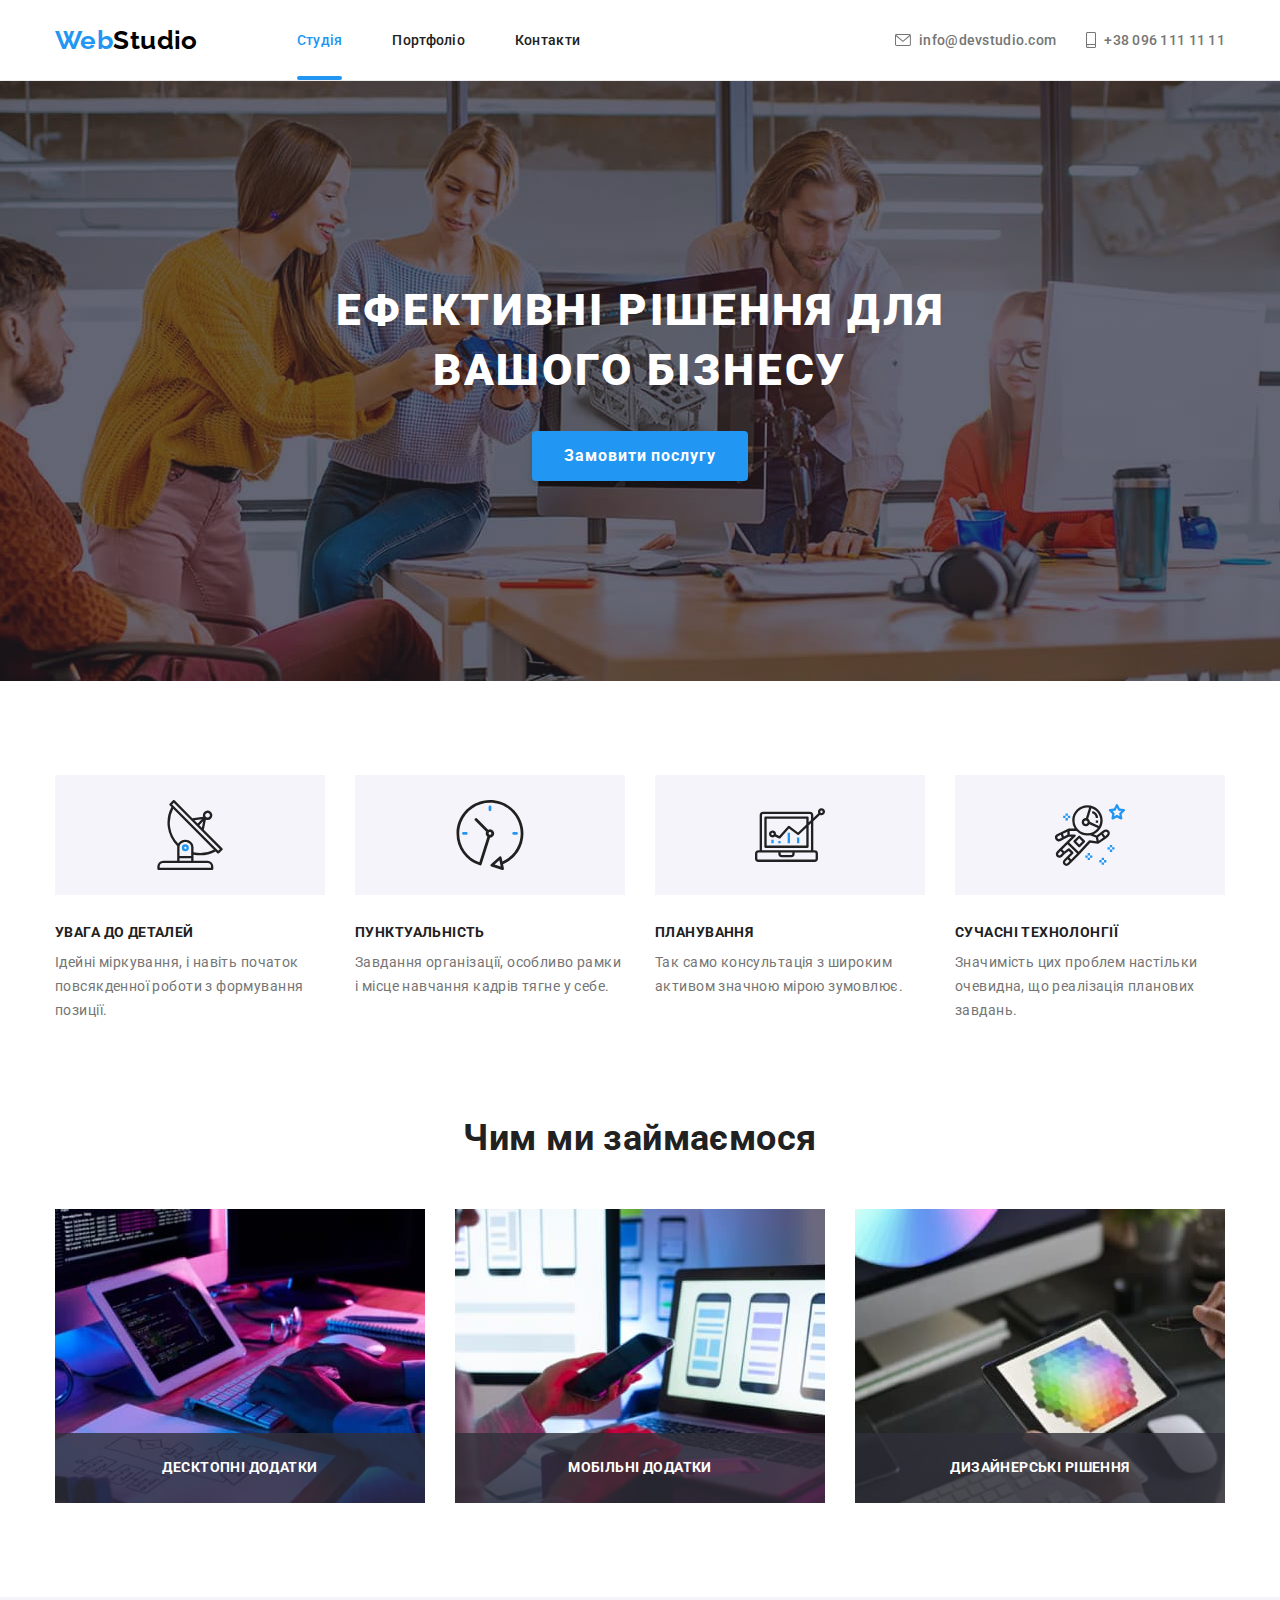
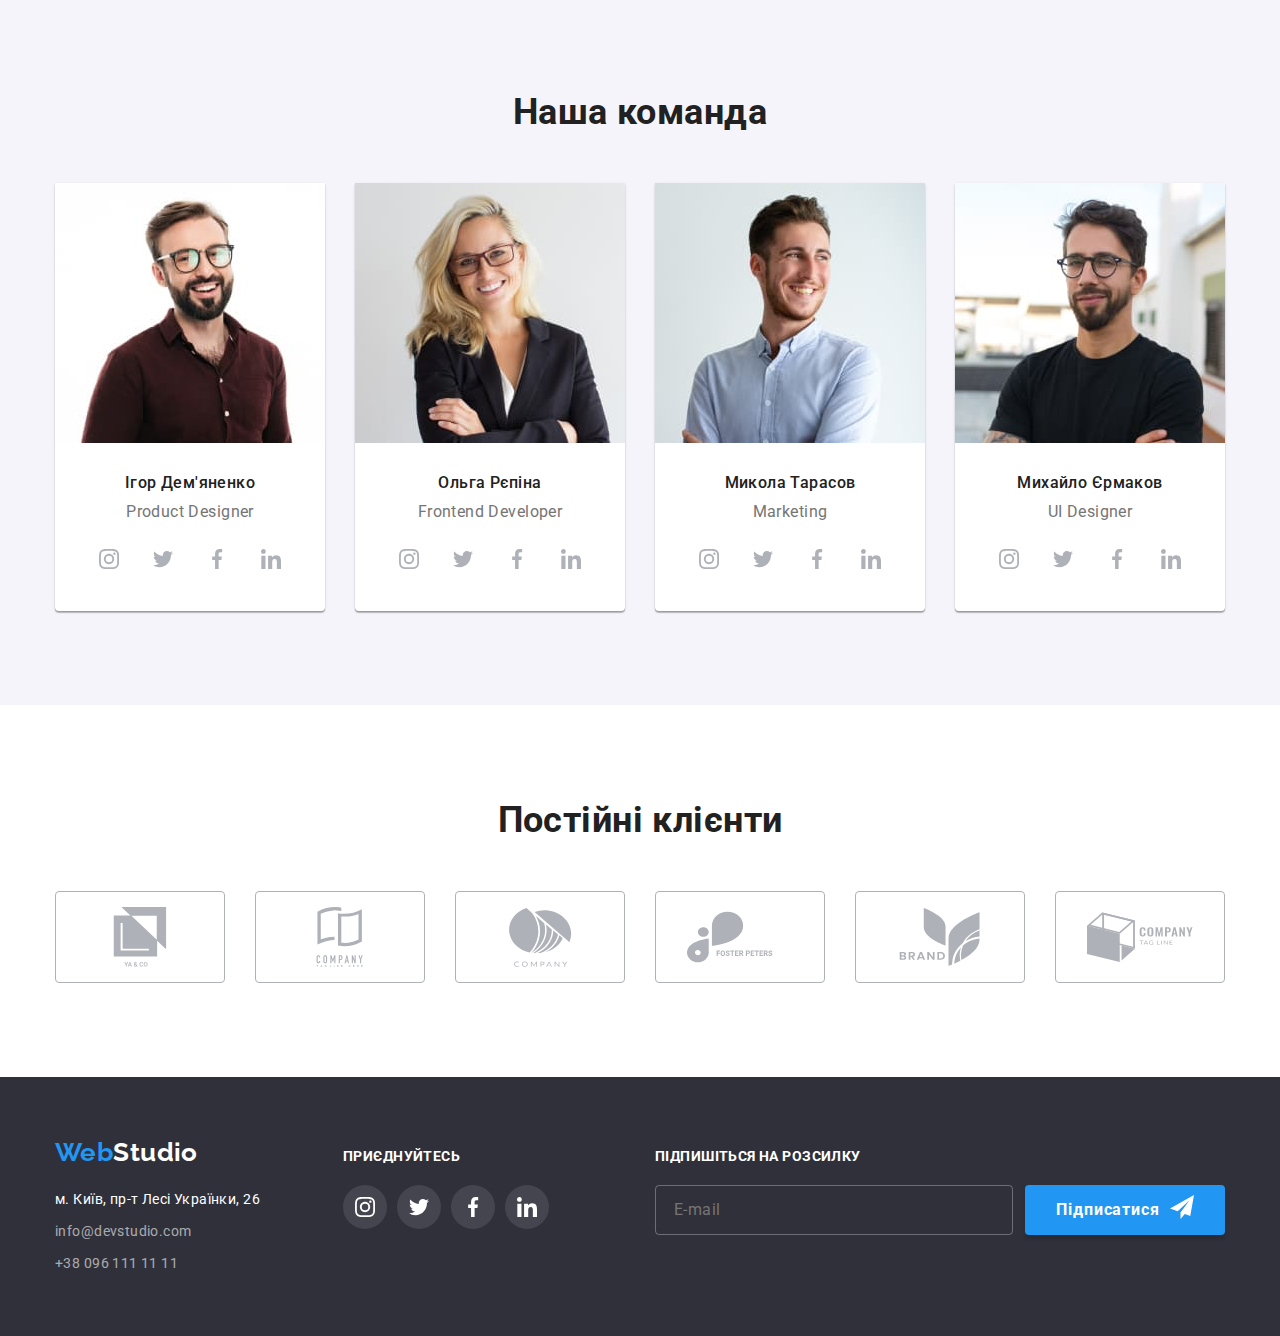
<file: index.html>
<!DOCTYPE html>
<html lang="uk">
  <head>
    <meta charset="UTF-8" />
    <meta http-equiv="X-UA-Compatible" content="IE=edge" />
    <meta name="viewport" content="width=device-width, initial-scale=1.0" />
    <title>Студія</title>
    <link rel="preconnect" href="https://fonts.googleapis.com" />
    <link rel="preconnect" href="https://fonts.gstatic.com" crossorigin />
    <link
      href="https://fonts.googleapis.com/css2?family=Raleway:wght@700&family=Roboto:wght@400;500;700;900&display=swap"
      rel="stylesheet"
    />
    <link
      rel="stylesheet"
      href="https://cdnjs.cloudflare.com/ajax/libs/modern-normalize/1.1.0/modern-normalize.min.css"
    />
    <link rel="stylesheet" href="./css/main.css" />
  </head>
  <body>
    <header class="header">
      <div class="container header__container">
        
          <a href="./index.html" class="logo link"
            ><span class="logo__part">Web</span>Studio</a
          >
          <button class="nav__button" type="button" data-menu-open>
            <svg class="nav__open-icon" >
             <use  href="./img/symbol-defs.svg#nav"></use>
                        </svg>
                       </button>
          <div class="nav-container nav-container--is-hidden" data-menu>
            <button class="close-button nav__close-button" type="button" data-menu-close>
              <svg class="close-buttonicon" width="40" height="40">
                <use class="nav-close" href="./img/symbol-defs.svg#close-nav"></use>
             </svg>
                         </button>
            <nav class="nav">
          <ul class="nav__list list">
            <li class="nav__item list">
              <a href="index.html" class="nav__link nav__link--underlined link">Студія</a>
            </li>
            <li class="nav__item list">
              <a href="./portfolio.html" class="nav__link link ">Портфоліо</a>
            </li>
            <li class="nav__item list">
              <a href="#" class="nav__link link">Контакти</a>
            </li>
          </ul>
        </nav>
        <div class="contacts">
          
          <a href="tel:+380961111111" class="tel link"
            >
                  <svg class="contact__icon" width="10" height="16">
              <use href="./img/symbol-defs.svg#smartphone"></use>
            </svg>
            +38 096 111 11 11
          </a
        >
        <a href="mailto:info@devstudio.com" class="email link"
            >
            <svg class="contact__icon" width="16" height="12">
                <use href="./img/symbol-defs.svg#envelope"></use>
              </svg>
              info@devstudio.com
           </a
          >
        </div>
        <ul class="social-header">
          <li class="social-header__item list">
            <a class="social-header__link link" href="">
              Instagram
            </a>
          </li>
          <li class="social-header__item list">
            <a class="social-header__link link" href="">
              Twitter
            </a>
          </li>
          <li class="social-header__item list">
            <a class="social-header__link link" href="">
              Facebook
            </a>
          </li>
          <li class="social-header__item list">
            <a class="social-header__link link" href="">
              LinkedIn
            </a>
          </li>
        </ul>
       
          </div>
      </div>
    </header>
    <main>
      <section class="hero">
        <h1 class="hero__title">Ефективні рішення для вашого бізнесу</h1>
        <button data-modal-open type="button" class="hero__btn">Замовити послугу</button>
     
      </section>
      <section class="section">
        <div class="container">
          <h2 class="visually-hidden">Наші переваги</h2>
          <ul class="benefits">
            <li class="benefit__item list">
              <div class="benefits__thumb">
                <svg class="benefits__icon">
                  <use href="./img/symbol-defs.svg#antenna"></use>
                </svg>
              </div>
              <h3 class="benefits__title">Увага до деталей</h3>
              <p class="benefits__text">
                Ідейні міркування, і навіть початок повсякденної роботи з
                формування позиції.
              </p>
            </li>
            <li class="benefit__item list">
              <div class="benefits__thumb">
                <svg class="benefits__icon">
                  <use href="./img/symbol-defs.svg#clock"></use>
                </svg>
              </div>
              <h3 class="benefits__title">Пунктуальність</h3>
              <p class="benefits__text">
                Завдання організації, особливо рамки і місце навчання кадрів
                тягне у себе.
              </p>
            </li>
            <li class="benefit__item list">
              <div class="benefits__thumb">
                <svg class="benefits__icon">
                  <use href="./img/symbol-defs.svg#diagram"></use>
                </svg>
              </div>
              <h3 class="benefits__title">Планування</h3>
              <p class="benefits__text">
                Так само консультація з широким активом значною мірою зумовлює.
              </p>
            </li>
            <li class="benefit__item list">
              <div class="benefits__thumb">
                <svg class="benefits__icon">
                  <use href="./img/symbol-defs.svg#astronaut"></use>
                </svg>
              </div>
              <h3 class="benefits__title">Сучасні технолонгії</h3>
              <p class="benefits__text">
                Значимість цих проблем настільки очевидна, що реалізація
                планових завдань.
              </p>
            </li>
          </ul>
        </div>
      </section>
      <section class="products section">
        <div class="container">
          <h2 class="section__title">Чим ми займаємося</h2>
          <ul class="products__list list">
            <li class="products__item list">
              <img srcset="img/box1.jpg 1x, img/box1_2x.jpg 2x"
              src="img/box1.jpg" alt="Десктопна розробка" width="370" />
              <p class="products__text">
                Десктопні додатки
              </p>
            </li>
            <li class="products__item list">
              <img srcset="img/box1.jpg 2x, img/box2_2x.jpg 2x"
              src="img/box2.jpg" alt="Мобільна розробка" width="370" />
              <p class="products__text">
                Мобільні додатки
              </p>
            </li>
            <li class="products__item list">
              <img srcset="img/box3.jpg 1x, img/box3_2x.jpg 2x"
              src="img/box3.jpg" alt="Дизайн" width="370" />
              <p class="products__text">
                Дизайнерські рішення
              </p>
            </li>
          </ul>
        </div>
      </section>

      <section class="team section">
        <div class="container">
          <h2 class="section__title">Наша команда</h2>
          <ul class="team__list list">
            <li class="card list">
              <img   srcset="
              img/img1-desk.jpg 270w,
              img/img1-tab.jpg 350w,
              img/img1-mob.jpg 450w,
              img/img1-desk_2x.jpg 540w,
              img/img1-tab_2x.jpg 700w,
              img/img1-mob_2x.jpg 900w"
              sizes="(min-width: 1200px) 270px, (min-width: 768px) 350px, 100vw"
           
              src="img/img1-desk.jpg" alt="Фото співробітника" class="team__photo" />
              <div class="card__info">
                <h3 class="card__title">Ігор Дем'яненко</h3>
                <p class="card__text">Product Designer</p>
                <ul class="social">
                  <li class="list">
                    <a class="social__item" href="">
                      <svg class="social__icon">
                        <use href="./img/symbol-defs.svg#instagram"></use>
                      </svg>
                    </a>
                  </li>
                  <li class="list">
                    <a class="social__item" href="">
                      <svg class="social__icon">
                        <use href="./img/symbol-defs.svg#twitter"></use>
                      </svg>
                    </a>
                  </li>
                  <li class="list">
                    <a class="social__item" href="">
                      <svg class="social__icon">
                        <use href="./img/symbol-defs.svg#facebook"></use>
                      </svg>
                    </a>
                  </li>
                  <li class="list">
                    <a class="social__item" href="">
                      <svg class="social__icon">
                        <use href="./img/symbol-defs.svg#linkedin"></use>
                      </svg>
                    </a>
                  </li>
                </ul>
              </div>
             
            </li>
            <li class="card list">
              <img srcset="
              img/img2-desk.jpg 270w,
              img/img2-tab.jpg 350w,
              img/img2-mob.jpg 450w,
              img/img2-desk_2x.jpg 540w,
              img/img2-tab_2x.jpg 700w,
              img/img2-mob_2x.jpg 900w"
              sizes="(min-width: 1200px) 270px, (min-width: 768px) 350px, 100vw"
              
              src="img/img2-desk.jpg" alt="Фото співробітниці" class="team__photo" />
              <div class="card__info">
                <h3 class="card__title">Ольга Рєпіна</h3>
                <p class="card__text">Frontend Developer</p>
                <ul class="social">
                  <li class="list">
                    <a class="social__item" href="">
                      <svg class="social__icon">
                        <use href="./img/symbol-defs.svg#instagram"></use>
                      </svg>
                    </a>
                  </li>
                  <li class="list">
                    <a class="social__item" href="">
                      <svg class="social__icon">
                        <use href="./img/symbol-defs.svg#twitter"></use>
                      </svg>
                    </a>
                  </li>
                  <li class="list">
                    <a class="social__item" href="">
                      <svg class="social__icon">
                        <use href="./img/symbol-defs.svg#facebook"></use>
                      </svg>
                    </a>
                  </li>
                  <li class="list">
                    <a class="social__item" href="">
                      <svg class="social__icon">
                        <use href="./img/symbol-defs.svg#linkedin"></use>
                      </svg>
                    </a>
                  </li>
                </ul>
              </div>
            
            </li>
            <li class="card list">
              <img srcset="
              img/img3-desk.jpg 270w,
              img/img3-tab.jpg 350w,
              img/img3-mob.jpg 450w,
              img/img3-desk_2x.jpg 540w,
              img/img3-tab_2x.jpg 700w,
              img/img3-mob_2x.jpg 900w"
              sizes="(min-width: 1200px) 270px, (min-width: 768px) 350px, 100vw"
              src="img/img3-desk.jpg" alt="Фото співробітника" class="team__photo" />
              <div class="card__info">
                <h3 class="card__title">Микола Тарасов</h3>
                <p class="card__text">Marketing</p>
                <ul class="social">
                  <li class="list">
                    <a class="social__item" href="">
                      <svg class="social__icon">
                        <use href="./img/symbol-defs.svg#instagram"></use>
                      </svg>
                    </a>
                  </li>
                  <li class="list">
                    <a class="social__item" href="">
                      <svg class="social__icon">
                        <use href="./img/symbol-defs.svg#twitter"></use>
                      </svg>
                    </a>
                  </li>
                  <li class="list">
                    <a class="social__item" href="">
                      <svg class="social__icon">
                        <use href="./img/symbol-defs.svg#facebook"></use>
                      </svg>
                    </a>
                  </li>
                  <li class="list">
                    <a class="social__item" href="">
                      <svg class="social__icon">
                        <use href="./img/symbol-defs.svg#linkedin"></use>
                      </svg>
                    </a>
                  </li>
                </ul>
              </div>
             
            </li>
            <li class="card list">
              <img srcset="
              img/img4-desk.jpg 270w,
              img/img4-tab.jpg 350w,
              img/img4-mob.jpg 450w,
              img/img4-desk_2x.jpg 540w,
              img/img4-tab_2x.jpg 700w,
              img/img4-mob_2x.jpg 900w"
              sizes="(min-width: 1200px) 270px, (min-width: 768px) 350px, 100vw"
              src="img/img4-desk.jpg" alt="Фото співробітника" class="team__photo" />
              <div class="card__info">
                <h3 class="card__title">Михайло Єрмаков</h3>
                <p class="card__text">UI Designer</p>
                <ul class="social">
                  <li class="list">
                    <a class="social__item" href="">
                      <svg class="social__icon">
                        <use href="./img/symbol-defs.svg#instagram"></use>
                      </svg>
                    </a>
                  </li>
                  <li class="list">
                    <a class="social__item" href="">
                      <svg class="social__icon">
                        <use href="./img/symbol-defs.svg#twitter"></use>
                      </svg>
                    </a>
                  </li>
                  <li class="list">
                    <a class="social__item" href="">
                      <svg class="social__icon">
                        <use href="./img/symbol-defs.svg#facebook"></use>
                      </svg>
                    </a>
                  </li>
                  <li class="list">
                    <a class="social__item" href="">
                      <svg class="social__icon">
                        <use href="./img/symbol-defs.svg#linkedin"></use>
                      </svg>
                    </a>
                  </li>
                </ul>
              </div>
            
            </li>
          </ul>
        </div>
      </section>
      <section class="section">
        <div class="container">
          <h2 class="section__title">Постійні клієнти</h2>
          <ul class="client list">
            <li class="client__item">
              <a class="client__link link" href="">
                <svg class="client__logo">
                  <use href="./img/symbol-defs.svg#logo1"></use>
                </svg>
              </a>
            </li>
            <li class="client__item">
              <a class="client__link link" href="">
                <svg class="client__logo">
                  <use href="./img/symbol-defs.svg#logo2"></use>
                  </svg></a>
            </li>
            <li class="client__item">
              <a class="client__link link" href="">
                <svg class="client__logo">
                  <use href="./img/symbol-defs.svg#logo3"></use>
                </svg></a>
            </li>
            <li class="client__item">
              <a class="client__link link" href="">
                <svg class="client__logo">
                  <use href="./img/symbol-defs.svg#logo4"></use>
                </svg></a>
            </li>
            <li class="client__item">
              <a class="client__link link" href="">
                <svg class="client__logo">
                  <use href="./img/symbol-defs.svg#logo5"></use>
                </svg></a>
            </li>
            <li class="client__item">
              <a class="client__link link" href="">
                <svg class="client__logo">
                  <use href="./img/symbol-defs.svg#logo6"></use>
                </svg></a>
            </li>
          </ul>
        </div>
      </section>
    </main>

    <footer class="footer">
      <div class="container container__footer">
        <div>
          <a href="./index.html" class="logo logo__footer link"
            ><span class="logo__part">Web</span>Studio</a
          >
          <address class="adress">
            <ul class="adress__list list">
              <li class="adress__item">
                <a
                  class="mail link"
                  href="https://goo.gl/maps/CPtrU1FHBa2aNyZL9"
                  target="_blank"
                  rel="noopener noreferrer nofollow"
                  >м. Київ, пр-т Лесі Українки, 26</a
                >
              </li>
              <li class="adress__item">
                <a class="adress__link link" href="mailto:info@devstudio.com"
                  >info@devstudio.com</a
                >
              </li>
              <li class="adress__item">
                <a class="adress__link link" href="tel:+380961111111"
                  >+38 096 111 11 11</a
                >
              </li>
            </ul>
          </address>
        </div>
        <div class="join">
          <p class="join__slogan" >Приєднуйтесь</p>
          <ul class="social">
            <li class="list">
              <a class="social__item social__item--dark" href="">
                <svg class="social__icon social__icon--white">
                  <use href="./img/symbol-defs.svg#instagram"></use>
                </svg>
              </a>
            </li>
            <li class="list">
              <a class="social__item social__item--dark" href="">
                <svg class="social__icon ">
                  <use href="./img/symbol-defs.svg#twitter"></use>
                </svg>
              </a>
            </li>
            <li class="list">
              <a class="social__item social__item--dark" href="">
                <svg class="social__icon social__icon--white">
                  <use href="./img/symbol-defs.svg#facebook"></use>
                </svg>
              </a>
            </li>
            <li class="list">
              <a class="social__item social__item--dark" href="">
                <svg class="social__icon social__icon--white">
                  <use href="./img/symbol-defs.svg#linkedin"></use>
                </svg>
              </a>
            </li>
          </ul>
        </div>
        <div class="subscribe">
<p class="subscribe__slogan">Підпишіться на розсилку</p>
<form class="subscribe__form">
<label class="subscribe__label">
    <input class="subscribe__input" type="email" name="user-email" placeholder="E-mail">
</label>

<button class="subscribe__button" type="submit">

  Підписатися
  <svg class="subscribe__icon">
    <use href="./img/symbol-defs.svg#send"></use>
  </svg>
</button>
</form>
        </div>
      </div>
    </footer>
    
    <!-- Modal window -->
       <div data-modal class="backdrop backdrop--is-hidden" >
          <div class="modal">
<button class="close-button close-button__modal" data-modal-close type="button">
  <svg class="close-button__icon" width="18" height="18">
    <use href="./img/symbol-defs.svg#close"></use>
  </svg>
</button>

<p class="modal__text">
  Залиште свої дані, ми вам передзвонимо
</p>
<form class="form" >
  <label class="form__label" for="user-name">Ім'я</label>
 <div class="form__item">
  <svg class="form__icon" >
    <use href="./img/symbol-defs.svg#person"></use>
  </svg>
  <input class="form__input" type="text" name="user-name" id="user-name">
 </div>
 
 <label class="form__label" for="user-tel">Телефон</label>
 <div class="form__item">
  <svg class="form__icon" >
    <use href="./img/symbol-defs.svg#phone"></use>
  </svg>
  <input class="form__input" type="tel" name="user-tel" id="user-tel">
 </div>

 <label class="form__label" for="user-email">Пошта</label>
 <div class="form__item">
  <svg class="form__icon" >
    <use href="./img/symbol-defs.svg#email"></use>
  </svg>
  <input class="form__input" type="email" id="user-email" name="user-email">
 </div>

 <label class="form__label" for="user-coment">Коментар</label>
          <textarea class="form__textarea"  id="user-coment" name="user-coment"  placeholder="Введіть текст"></textarea>
    
   <label class="check">
    <input class="check__input visually-hidden" type="checkbox" name="agreement" >
     <div class="check__box">
      <svg class="check__icon" width="16" height="15">
        <use href="./img/symbol-defs.svg#check-off"></use>
      </svg>
     </div>
          Погоджуюся з розсилкою та приймаю 
      </label>
      <a class="order-condition" href="">Умови договору</a>
   
      <button class="submit-button" type="submit">Відправити</button>
  
</form>
          </div>
        </div>
                 
        </div>
    <script src="./js/modal.js"></script>
    <script src="./js/menu.js"></script>
  </body>
</html>
</file>
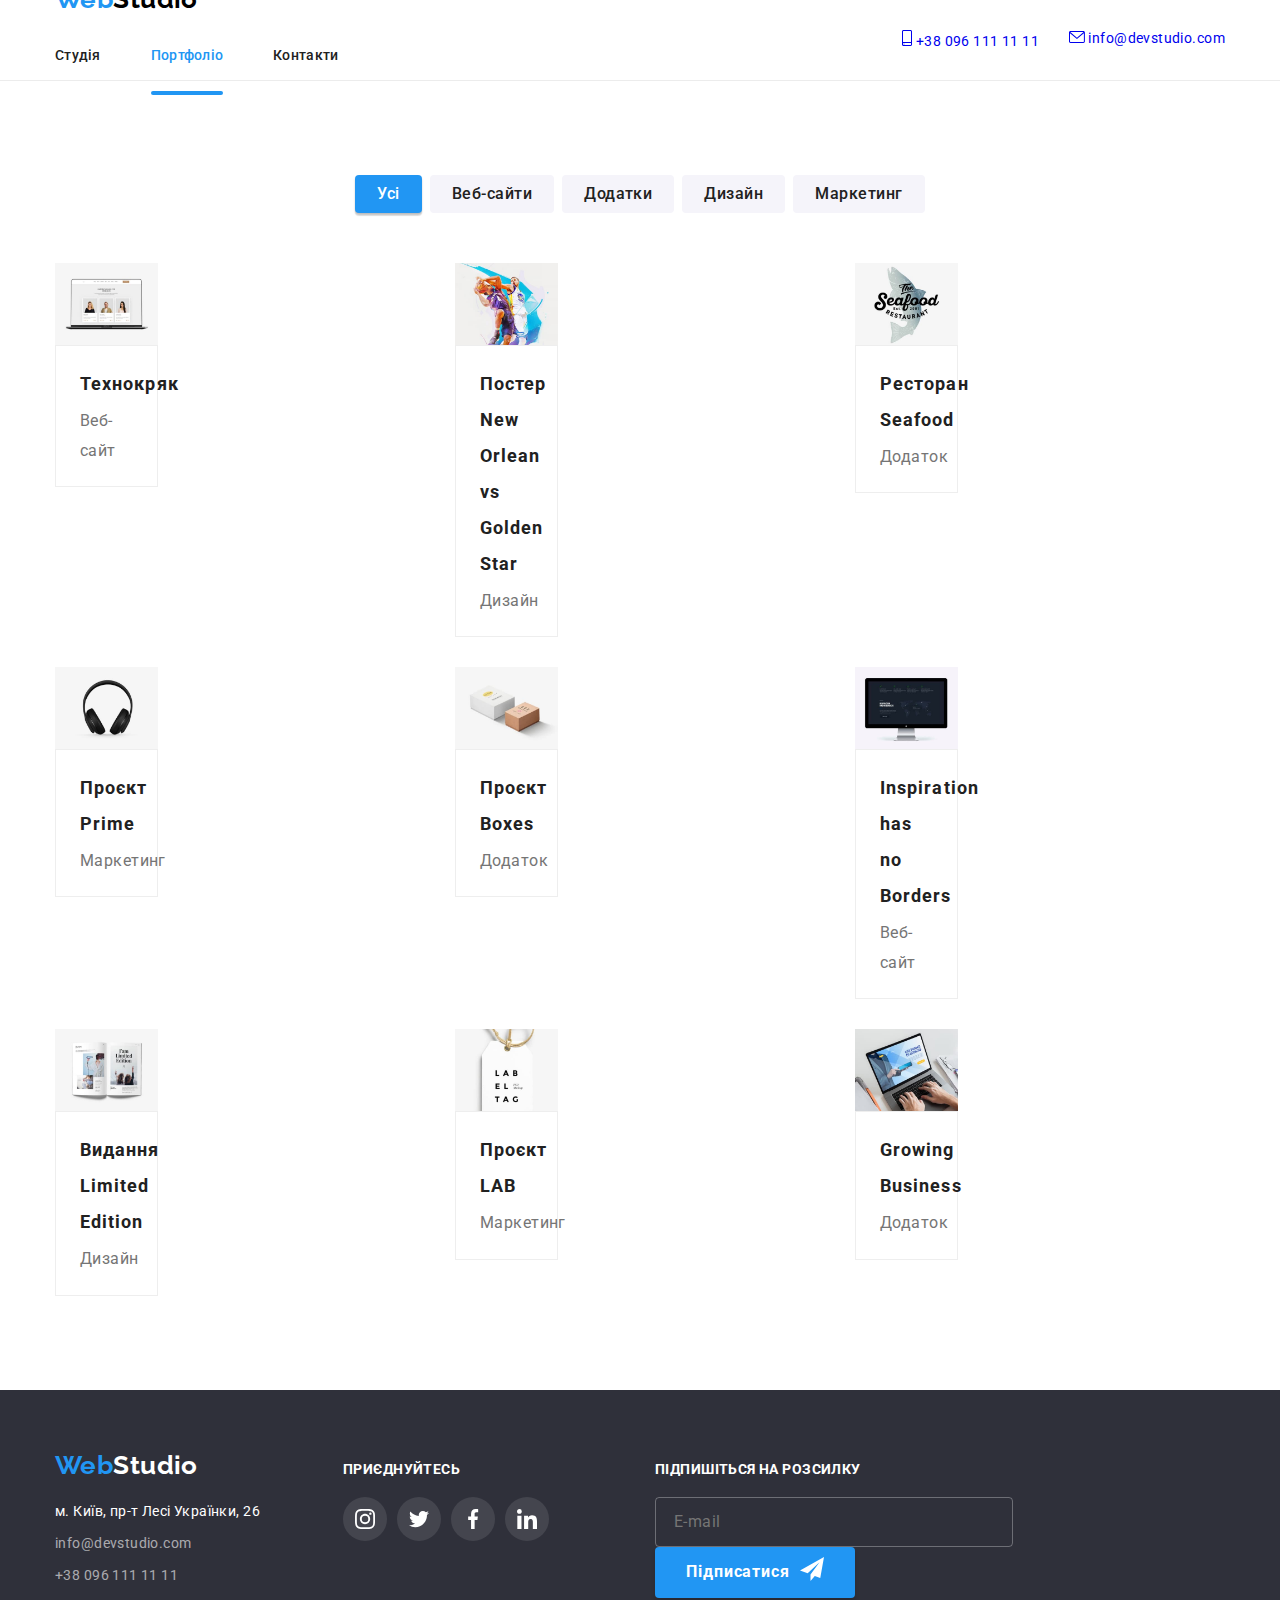
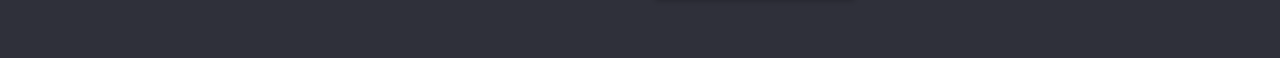
<file: portfolio.html>
<!DOCTYPE html>
<html lang="uk">
  <head>
    <meta charset="UTF-8" />
    <meta http-equiv="X-UA-Compatible" content="IE=edge" />
    <meta name="viewport" content="width=device-width, initial-scale=1.0" />
    <title>Портфоліо</title>
    <link rel="preconnect" href="https://fonts.googleapis.com" />
    <link rel="preconnect" href="https://fonts.gstatic.com" crossorigin />
    <link
      href="https://fonts.googleapis.com/css2?family=Raleway:wght@700&family=Roboto:wght@400;500;700;900&display=swap"
      rel="stylesheet"
    />
    <link
      rel="stylesheet"
      href="https://cdnjs.cloudflare.com/ajax/libs/modern-normalize/1.1.0/modern-normalize.min.css"
    />
    <link rel="stylesheet" href="./css/main.min.css" />
  </head>
  <body>
    <header class="header">
      <div class="container header__container">
        <nav class="nav">
          <a href="./index.html" class="logo link"
            ><span class="logo__part">Web</span>Studio</a
          >
          <ul class="nav__list list">
            <li class="nav__item list">
              <a href="index.html" class="nav__link link">Студія</a>
            </li>
            <li class="nav__item list">
              <a href="./portfolio.html" class="nav__link nav__link--underlined link">Портфоліо</a>
            </li>
            <li class="nav__item list">
              <a href="#" class="nav__link link">Контакти</a>
            </li>
          </ul>
        </nav>
        <div class="contacts">
          <a href="mailto:info@devstudio.com" class="contact link"
            >
            <svg class="contact__icon" width="16" height="12">
                <use href="./img/symbol-defs.svg#envelope"></use>
              </svg>
              info@devstudio.com
           </a
          >
          <a href="tel:+380961111111" class="contact link"
            >
                  <svg class="contact__icon" width="10" height="16">
              <use href="./img/symbol-defs.svg#smartphone"></use>
            </svg>
            +38 096 111 11 11
          </a
        >
        </div>
      </div>
    </header>
    <main>
      <section class="section">
      <div class="container">
        <h1 class="visually-hidden">Портфоліо</h1>
        <ul class="filter">
          <li class="filter__item list">
            <button class="filter__button filter__button--active" type="button">Усі</button>
          </li>
          <li class="filter__item list">
            <button class="filter__button" type="button">Веб-сайти</button>
          </li>
          <li class="filter__item list">
            <button class="filter__button" type="button">Додатки</button>
          </li>
          <li class="filter__item list">
            <button class="filter__button" type="button">Дизайн</button>
          </li>
          <li class="filter__item list">
            <button class="filter__button" type="button">Маркетинг</button>
          </li>
        </ul>
  
        <ul class="projects-grid list">
          <li >
            <a class="project link" href="" 
              >
             <div class="project__img">
              <img 
              src="./img/portfolio-1.jpg"
              alt="Співробітники фірми"
              width="370"
            />
            <P class="project__overlay">
              Ресурс пропонує комплексні пропозиції з різним рівнем функціоналу та сервісів. Все це дозволить відвідувачу отримати вичерпні відомості про компанію чи приватну особу.
            </P>
             </div>
              <div class="project__info">
                <h2 class="project__title">Технокряк</h2>
              <p class="project__text">Веб-сайт</p>
              </div>
              </a
              >
          </li>
          <li >
            <a class="project link" href="" 
              >
              <div class="project__img"><img 
                src="./img/portfolio-2.jpg"
                alt="Баскедболісти"
                width="370"
              />
              <P class="project__overlay">
                Ресурс пропонує комплексні пропозиції з різним рівнем функціоналу та сервісів. Все це дозволить відвідувачу отримати вичерпні відомості про компанію чи приватну особу.
              </P></div>
             <div class="project__info">
              <h2 class="project__title">Постер New Orlean vs Golden Star</h2>
              <p class="project__text">Дизайн</p>
             </div></a
             >
          </li>
          <li >
            <a class="project link" href="" 
              >
              <div class="project__img"><img 
                src="./img/portfolio-3.jpg"
                alt="Логотип ресторану"
                width="370"
              />
              <P class="project__overlay">
                Ресурс пропонує комплексні пропозиції з різним рівнем функціоналу та сервісів. Все це дозволить відвідувачу отримати вичерпні відомості про компанію чи приватну особу.
              </P></div>
             <div class="project__info">
              <h2 class="project__title">Ресторан Seafood</h2>
              <p class="project__text">Додаток</p>
             </div></a
             >
          </li>
          <li >
            <a class="project link" href="" 
              >
              <div class="project__img"><img  src="./img/portfolio-4.jpg" alt="Навушники" width="370" />
              <P class="project__overlay">
                Ресурс пропонує комплексні пропозиції з різним рівнем функціоналу та сервісів. Все це дозволить відвідувачу отримати вичерпні відомості про компанію чи приватну особу.
              </P></div>
             <div class="project__info">
              <h2 class="project__title">Проєкт Prime</h2>
              <p class="project__text">Маркетинг</p>
             </div></a
             >
          </li>
          <li >
            <a href="" class="project link">
              <div class="project__img">
              <img  src="./img/portfolio-5.jpg" alt="Коробочки" width="370" />
              <P class="project__overlay">
                Ресурс пропонує комплексні пропозиції з різним рівнем функціоналу та сервісів. Все це дозволить відвідувачу отримати вичерпні відомості про компанію чи приватну особу.
              </P></div>
              <div class="project__info">
              <h2 class="project__title">Проєкт Boxes</h2>
              <p class="project__text">
                Додаток
              </p></div>
              </a>
          </li>
          <li >
            <a href="" class="project link">
              <div class="project__img">
              <img 
                src="./img/portfolio-6.jpg"
                alt="Екран компьютера"
                width="370"
              />
              <P class="project__overlay">
                Ресурс пропонує комплексні пропозиції з різним рівнем функціоналу та сервісів. Все це дозволить відвідувачу отримати вичерпні відомості про компанію чи приватну особу.
              </P></div>
              <div class="project__info">
                <h2 class="project__title">Inspiration has no Borders</h2>
              <p class="project__text">Веб-сайт</p>
              </div></a
            >
          </li>
          <li >
            <a href="" class="project link"
              >
              <div class="project__img"><img 
                src="./img/portfolio-7.jpg"
                alt="Сторінка журналу"
                width="370px"
              />
              <P class="project__overlay">
                Ресурс пропонує комплексні пропозиції з різним рівнем функціоналу та сервісів. Все це дозволить відвідувачу отримати вичерпні відомості про компанію чи приватну особу.
              </P></div>
             <div class="project__info">
              <h2 class="project__title">Видання Limited Edition</h2>
              <p class="project__text">Дизайн</p>
             </div></a
            >
          </li>
          <li >
            <a href="" class="project link"
              >
              <div class="project__img">
                <img  src="./img/portfolio-8.jpg" alt="Лейбл" width="370" />
              <P class="project__overlay">
                Ресурс пропонує комплексні пропозиції з різним рівнем функціоналу та сервісів. Все це дозволить відвідувачу отримати вичерпні відомості про компанію чи приватну особу.
              </P></div>
              <div class="project__info">
                <h2 class="project__title">Проєкт LAB</h2>
              <p class="project__text">Маркетинг</p>
              </div></a
            >
          </li>
          <li >
            <a href="" class="project link">
              <div class="project__img">
              <img  src="./img/portfolio-9.jpg" alt="Ноутбук" width="370" />
              <P class="project__overlay">
                Ресурс пропонує комплексні пропозиції з різним рівнем функціоналу та сервісів. Все це дозволить відвідувачу отримати вичерпні відомості про компанію чи приватну особу.
              </P></div>
             <div class="project__info">
              <h2 class="project__title">Growing Business</h2>
              <p class="project__text">Додаток</p>
             </div></a
            >
          </li>
        </ul>
      </div>
      </section>
    </main>
    <footer class="footer">
      <div class="container container__footer">
        <div>
          <a href="./index.html" class="logo logo__footer link"
            ><span class="logo__part">Web</span>Studio</a
          >
          <address class="adress">
            <ul class="adress__list list">
              <li class="adress__item">
                <a
                  class="mail link"
                  href="https://goo.gl/maps/CPtrU1FHBa2aNyZL9"
                  target="_blank"
                  rel="noopener noreferrer nofollow"
                  >м. Київ, пр-т Лесі Українки, 26</a
                >
              </li>
              <li class="adress__item">
                <a class="adress__link link" href="mailto:info@devstudio.com"
                  >info@devstudio.com</a
                >
              </li>
              <li class="adress__item">
                <a class="adress__link link" href="tel:+380961111111"
                  >+38 096 111 11 11</a
                >
              </li>
            </ul>
          </address>
        </div>
        <div class="join">
          <p class="join__slogan" >Приєднуйтесь</p>
          <ul class="social">
            <li class="list">
              <a class="social__item social__item--dark" href="">
                <svg class="social__icon social__icon--white">
                  <use href="./img/symbol-defs.svg#instagram"></use>
                </svg>
              </a>
            </li>
            <li class="list">
              <a class="social__item social__item--dark" href="">
                <svg class="social__icon social__icon--white">
                  <use href="./img/symbol-defs.svg#twitter"></use>
                </svg>
              </a>
            </li>
            <li class="list">
              <a class="social__item social__item--dark" href="">
                <svg class="social__icon social__icon--white">
                  <use href="./img/symbol-defs.svg#facebook"></use>
                </svg>
              </a>
            </li>
            <li class="list">
              <a class="social__item social__item--dark" href="">
                <svg class="social__icon social__icon--white">
                  <use href="./img/symbol-defs.svg#linkedin"></use>
                </svg>
              </a>
            </li>
          </ul>
        </div>
        <div class="subscribe">
<p class="subscribe__slogan">Підпишіться на розсилку</p>
<form >
<label class="subscribe__label">
    <input class="subscribe__input" type="email" name="user-email" placeholder="E-mail">
</label>

<button class="subscribe__button" type="submit">

  Підписатися
  <svg class="subscribe__icon">
    <use href="./img/symbol-defs.svg#send"></use>
  </svg>
</button>
</form>
        </div>
      </div>
    </footer>
  </body>
</html>
</file>
<file: css/main.css>
:root {
  --title-text-color: #212121;
  --text-color: #757575;
  --focus-color: #2196f3;
  --accent-background-color: #2f303a;
  --accent-button-color: #188ce8;
  --icon-color: #afb1b8;
  --transition: 250ms cubic-bezier(0.4, 0, 0.2, 1);
}

.visually-hidden {
  position: absolute;
  width: 1px;
  height: 1px;
  margin: -1px;
  border: 0;
  padding: 0;
  white-space: nowrap;
  -webkit-clip-path: inset(100%);
          clip-path: inset(100%);
  clip: rect(0 0 0 0);
  overflow: hidden;
}

.list {
  list-style: none;
}

.link {
  text-decoration: none;
}

p,
h1,
h2,
h3 {
  margin: 0;
}

ul,
ol {
  margin: 0;
  padding-left: 0;
}

h1,
h2,
h3,
p {
  margin-top: 0;
  margin-bottom: 0;
}

body {
  font-family: "Roboto", sans-serif;
  font-size: 14px;
  color: var(--title-text-color);
  letter-spacing: 0.03em;
  background-color: #ffffff;
}

button {
  cursor: pointer;
  border-radius: 4px;
  border-style: none;
}

address {
  font-style: normal;
}

img {
  display: block;
  max-width: 100%;
  height: auto;
}

.list {
  list-style: none;
}

.link {
  text-decoration: none;
}

.section__title {
  margin-bottom: 30px;
  line-height: 1.18;
  font-weight: 700;
  font-size: 28px;
  text-align: center;
}
@media screen and (min-width: 1200px) {
  .section__title {
    margin-bottom: 50px;
    font-size: 36px;
    line-height: 1.17;
  }
}

.join__slogan,
.subscribe__slogan, .products__text, .benefits__title {
  color: #ffffff;
  font-size: 14px;
  font-weight: 700;
  line-height: 1.14;
  text-transform: uppercase;
}

.projects-grid, .client, .team__list, .benefits {
  display: flex;
  flex-wrap: wrap;
  gap: 30px;
}

.subscribe__button, .hero__btn, .submit-button {
  transition: background-color var(--transition);
  font-family: inherit;
  font-style: normal;
  font-weight: 700;
  font-size: 16px;
  line-height: 1.88;
  text-align: center;
  letter-spacing: 0.06em;
  color: #ffffff;
  background-color: var(--focus-color);
  box-shadow: 0px 4px 4px rgba(0, 0, 0, 0.15);
  outline: none;
}
.subscribe__button:hover, .hero__btn:hover, .submit-button:hover, .subscribe__button:focus, .hero__btn:focus, .submit-button:focus {
  background-color: var(--accent-button-color);
}

.section {
  padding-top: 60px;
  padding-bottom: 60px;
}
@media screen and (min-width: 1200px) {
  .section {
    padding-top: 94px;
    padding-bottom: 94px;
  }
}

.container {
  width: 100%;
  margin: 0 auto;
  padding: 0 15px;
}
@media screen and (min-width: 480px) {
  .container {
    max-width: 480px;
  }
}
@media screen and (min-width: 768px) {
  .container {
    max-width: 768px;
  }
}
@media screen and (min-width: 1200px) {
  .container {
    max-width: 1200px;
  }
}

.logo {
  padding: 16px 0;
  font-family: "Raleway", sans-serif;
  font-weight: 700;
  font-size: 24px;
  line-height: 1.17;
  color: #000000;
}
@media screen and (min-width: 1200px) {
  .logo {
    padding: 26px 0;
  }
}
@media screen and (min-width: 1200px) {
  .logo {
    padding: 24px 0;
    font-size: 26px;
    line-height: 1.19;
  }
}

.logo__part {
  color: var(--focus-color);
}

.backdrop {
  position: fixed;
  top: 0;
  left: 0;
  z-index: 2;
  width: 100%;
  height: 100%;
  overflow-y: scroll;
  background-color: rgba(0, 0, 0, 0.2);
  opacity: 1;
  transition: opacity var(--transition), transform var(--transition);
}

.backdrop--is-hidden {
  pointer-events: none;
  transform: scale(0.2);
  opacity: 0;
  visibility: hidden;
  transition: opacity var(--transition), visibility var(--transition), scale var(--transition), transform var(--transition);
}

.modal {
  position: absolute;
  top: 50%;
  left: 50%;
  transform: translate(-50%, -50%);
  width: 95%;
  height: 95%;
  overflow-y: scroll;
  max-width: 450px;
  max-height: 609px;
  background: #FFFFFF;
  box-shadow: 0px 1px 3px rgba(0, 0, 0, 0.12), 0px 1px 1px rgba(0, 0, 0, 0.14), 0px 2px 1px rgba(0, 0, 0, 0.2);
  border-radius: 4px;
  padding: 40px;
}
@media screen and (max-width: 450px) {
  .modal {
    width: 95%;
    height: 95%;
    overflow-y: scroll;
  }
}
@media screen and (min-width: 1200px) {
  .modal {
    max-width: 528px;
    max-height: 581px;
  }
}

.close-button__modal {
  top: 6px;
  right: 6px;
}

.modal__text {
  margin-bottom: 12px;
  font-weight: 700;
  font-size: 20px;
  letter-spacing: 0.03em;
  line-height: 1.15;
  text-align: center;
  color: var(--title-text-color);
}

.form__item {
  position: relative;
  margin-bottom: 10px;
  margin-top: 4px;
}

.form__label {
  display: inline-block;
  font-size: 12px;
  line-height: 1.17;
  letter-spacing: 0.01em;
  color: var(--text-color);
}

.form__input {
  width: 100%;
  height: 40px;
  border: 1px solid rgba(33, 33, 33, 0.2);
  border-radius: 4px;
  padding-left: 42px;
  outline: none;
  transition: border-color var(--transition);
}
.form__input:focus {
  border-color: var(--focus-color);
}

.form__icon {
  position: absolute;
  top: 50%;
  left: 12px;
  width: 18px;
  height: 18px;
  transform: translateY(-50%);
  transition: fill var(--transition);
}
.form__item:focus-within .form__icon {
  fill: var(--focus-color);
}

.form__textarea {
  height: 120px;
  width: 100%;
  padding: 12px 16px;
  margin-top: 4px;
  margin-bottom: 20px;
  border: 1px solid rgba(33, 33, 33, 0.2);
  border-radius: 4px;
  resize: none;
  outline: none;
  transition: border-color var(--transition);
}
.form__textarea::-moz-placeholder {
  border-radius: 4px;
  font-size: 12px;
  line-height: 1.17;
  letter-spacing: 0.01em;
  color: rgba(117, 117, 117, 0.5);
}
.form__textarea:-ms-input-placeholder {
  border-radius: 4px;
  font-size: 12px;
  line-height: 1.17;
  letter-spacing: 0.01em;
  color: rgba(117, 117, 117, 0.5);
}
.form__textarea::placeholder {
  border-radius: 4px;
  font-size: 12px;
  line-height: 1.17;
  letter-spacing: 0.01em;
  color: rgba(117, 117, 117, 0.5);
}
.form__textarea:focus {
  border-color: var(--focus-color);
}

.check {
  position: relative;
  display: inline-block;
  margin-left: 31px;
  padding-left: 20px;
  line-height: 1.71;
  color: var(--text-color);
}

.check__icon {
  position: absolute;
  left: -3px;
  top: 3px;
  transition: fill var(--transition);
  background-color: #fff;
}
.check:focus-within .check__icon {
  fill: var(--focus-color);
}

.check__input:checked + .check__box::after {
  position: absolute;
  top: 3px;
  left: -2px;
  display: inline-block;
  content: "";
  width: 16px;
  height: 15px;
  background-image: url(../img/check-on.svg);
  background-position: center;
  background-size: cover;
  background-repeat: no-repeat;
  transition: background-image var(--transition);
}

.order-condition {
  color: var(--focus-color);
}

.submit-button {
  display: block;
  margin: 30px auto 0;
  padding: 10px 52px;
}

.close-button {
  position: absolute;
  display: flex;
  align-items: center;
  justify-content: center;
  width: 30px;
  height: 30px;
  background-color: inherit;
  border-radius: 50%;
  border: 1px solid rgba(0, 0, 0, 0.1);
}

.close-button__icon {
  transition: fill var(--transition);
}
.close-button:hover .close-button__icon {
  fill: var(--focus-color);
}

.header {
  border-bottom: 1px solid #ececec;
}

.nav__button {
  background-color: inherit;
  display: flex;
  align-items: center;
  justify-content: center;
  padding: 0;
  width: 40px;
  height: 40px;
}

.header__container {
  display: flex;
  justify-content: space-between;
  height: 60px;
  align-items: center;
}
@media screen and (min-width: 768px) {
  .header__container {
    height: 80px;
  }
}

@media screen and (max-width: 767px) {
  .nav-container {
    position: absolute;
    right: 0;
    top: 0;
    z-index: 2;
    display: flex;
    flex-direction: column;
    width: 100vw;
    height: 100vh;
    min-height: 500px;
    padding: 48px 40px;
    background-color: #fff;
  }
  .nav-container.nav-container--is-hidden {
    display: none;
  }
  .contact__icon {
    display: none;
  }
}
.nav-container {
  display: flex;
  background-color: #fff;
}

.nav__close-button {
  right: 15px;
  top: 10px;
  width: 40px;
  height: 40px;
}

.nav__list {
  display: flex;
  flex-direction: column;
  gap: 50px;
}

.nav__link {
  transition: color var(--transition);
  font-weight: 500;
  letter-spacing: 0.02em;
  font-size: 40px;
  line-height: 1.18;
  color: var(--title-text-color);
}

.nav__link--underlined {
  position: relative;
  color: var(--focus-color);
}

.tel {
  transition: color var(--transition);
  font-weight: 500;
  font-size: 26px;
  line-height: 1.18;
  letter-spacing: 0.02em;
  color: var(--focus-color);
}
@media screen and (min-width: 480px) {
  .tel {
    font-size: 34px;
  }
}

.email {
  transition: color var(--transition);
  font-weight: 500;
  font-size: 24px;
  line-height: 1.17;
  letter-spacing: 0.02em;
  color: var(--text-color);
}

.contacts {
  display: flex;
  flex-direction: column;
  gap: 32px;
}

.contacts {
  margin-top: auto;
  margin-bottom: 64px;
}

.social-header {
  display: flex;
  flex-wrap: wrap;
  row-gap: 10px;
}

.social-header__item {
  height: 22px;
  display: inline;
}

.social-header__item:not(:last-child) {
  border-right: 1px solid rgba(33, 33, 33, 0.2);
  margin-right: 10px;
  padding-right: 10px;
}

.social-header__link {
  font-weight: 500;
  font-size: 18px;
  line-height: 1.22;
  color: var(--focus-color);
}

@media screen and (min-width: 768px) {
  .nav__button {
    display: none;
  }
  .nav__close-button {
    display: none;
  }
  .nav__list {
    margin-right: 96px;
    padding: 32px 0;
    margin-left: auto;
    flex-direction: row;
    align-items: center;
  }
  .nav__link {
    font-size: 14px;
    line-height: 1.14;
    letter-spacing: 0.02em;
    padding: 32px 0;
    color: #212121;
  }
  .tel,
.email {
    display: flex;
    align-items: center;
    gap: 8px;
    font-weight: 500;
    font-size: 12px;
    line-height: 14px;
    letter-spacing: 0.02em;
    color: var(--text-color);
    transition: color var(--transition);
  }
  .contacts {
    gap: 10px;
    flex-direction: column-reverse;
    justify-content: center;
    margin: 0;
  }
  .contact__icon {
    fill: currentColor;
  }
  .contact:hover .contact__icon, .contact:focus .contact__icon {
    fill: var(--focus-color);
  }
  .nav__link--underlined {
    position: relative;
    color: var(--focus-color);
  }
  .nav__link--underlined::after {
    position: absolute;
    bottom: 0;
    display: block;
    content: "";
    width: 100%;
    height: 4px;
    background-color: var(--focus-color);
    border-radius: 2px;
  }
  .social-header {
    display: flex;
    gap: 10px;
  }
}
@media screen and (min-width: 768px) and (min-width: 768px) {
  .social-header {
    display: none;
  }
}
@media screen and (min-width: 1200px) {
  .tel,
.email {
    font-size: 14px;
  }
  .tel:hover, .tel:focus,
.email:hover,
.email:focus {
    color: var(--focus-color);
  }
  .nav__link:hover,
.nav__link:focus {
    color: var(--focus-color);
  }
  .contacts {
    flex-direction: row-reverse;
    gap: 30px;
  }
  .nav__list {
    margin-right: 315px;
  }
}
.hero {
  padding-top: 118px;
  padding-bottom: 118px;
  width: 100%;
  max-width: 480px;
  height: 400px;
  margin: 0 auto;
  background-color: rgb(47, 48, 58);
  background-position: center;
  background-size: cover;
  background-repeat: no-repeat;
  background-image: linear-gradient(to right, rgba(47, 48, 58, 0.4) 0%, rgba(47, 48, 58, 0.4) 100%), url(../img/img-hero-mob.jpg);
  text-align: center;
}
@media (min-device-pixel-ratio: 2), (-webkit-min-device-pixel-ratio: 2), (min-resolution: 192dpi), (min-resolution: 2dppx) {
  .hero {
    background-image: linear-gradient(to right, rgba(47, 48, 58, 0.4) 0%, rgba(47, 48, 58, 0.4) 100%), url(../img/img-hero-mob2x.jpg);
  }
}
@media screen and (min-width: 768px) {
  .hero {
    padding: 118px 204px;
    max-width: 768px;
  }
}
@media screen and (min-width: 1200px) {
  .hero {
    padding: 200px 50px;
    max-width: 1600px;
    height: 600px;
    background-image: linear-gradient(to right, rgba(47, 48, 58, 0.4) 0%, rgba(47, 48, 58, 0.4) 100%), url(../img/img-hero.jpg);
  }
}
@media screen and (min-width: 1200px) and (min-device-pixel-ratio: 2), screen and (min-width: 1200px) and (-webkit-min-device-pixel-ratio: 2), screen and (min-width: 1200px) and (min-resolution: 192dpi), screen and (min-width: 1200px) and (min-resolution: 2dppx) {
  .hero {
    background-image: linear-gradient(to right, rgba(47, 48, 58, 0.4) 0%, rgba(47, 48, 58, 0.4) 100%), url(../img/img-hero2x.jpg);
  }
}

.hero__title {
  margin: 0 auto 30px;
  font-size: 26px;
  font-weight: 900;
  line-height: 1.6;
  letter-spacing: 0.06em;
  text-transform: uppercase;
  color: #ffffff;
}
@media screen and (min-width: 1200px) {
  .hero__title {
    font-size: 44px;
    line-height: 1.36;
    width: 696px;
  }
}

.hero__btn {
  padding: 10px 32px;
}

.benefit__item {
  width: 100%;
}
@media screen and (min-width: 768px) {
  .benefit__item {
    width: calc((100% - 30px) / 2);
  }
}
@media screen and (min-width: 1200px) {
  .benefit__item {
    width: calc((100% - 90px) / 4);
  }
}

.benefits__thumb {
  display: flex;
  align-items: center;
  justify-content: center;
  margin-bottom: 30px;
  height: 120px;
  background-color: #f5f4fa;
}

.benefits__icon {
  width: 70px;
  height: 70px;
}

.benefits__title {
  text-align: center;
  color: inherit;
  margin-bottom: 10px;
}
@media screen and (min-width: 768px) {
  .benefits__title {
    text-align: left;
  }
}

.benefits__text {
  line-height: 1.71;
  color: var(--text-color);
}

.products {
  padding-top: 0;
  display: none;
}
@media screen and (min-width: 1200px) {
  .products {
    display: block;
  }
}

.products__list {
  display: flex;
  gap: 30px;
}

.products__item {
  position: relative;
}

.products__text {
  position: absolute;
  bottom: 0;
  width: 100%;
  background: rgba(47, 48, 58, 0.8);
  padding: 27px 0;
  text-align: center;
}

.team {
  background-color: #f5f4fa;
}

.team__photo {
  max-width: 100%;
  height: auto;
  width: 100%;
}

.card {
  width: 100%;
  background-color: #fff;
  box-shadow: 0px 1px 3px rgba(0, 0, 0, 0.12), 0px 1px 1px rgba(0, 0, 0, 0.14), 0px 2px 1px rgba(0, 0, 0, 0.2);
  border-radius: 0px 0px 4px 4px;
}
@media screen and (min-width: 768px) {
  .card {
    width: calc((100% - 30px) / 2);
  }
}
@media screen and (min-width: 1200px) {
  .card {
    width: calc((100% - 90px) / 4);
  }
}

.card__info {
  padding-top: 30px;
  padding-bottom: 30px;
  line-height: 1.19;
  text-align: center;
}

.card__title {
  margin-bottom: 10px;
  font-weight: 500;
  font-size: 16px;
}

.card__text {
  margin-bottom: 16px;
  font-size: 16px;
  color: var(--text-color);
}

.social {
  display: flex;
  justify-content: center;
  gap: 10px;
}

.social__item {
  transition: background-color var(--transition);
  display: flex;
  justify-content: center;
  align-items: center;
  width: 44px;
  height: 44px;
  border-radius: 50%;
  color: var(--icon-color);
}
.social__item:hover, .social__item:focus {
  background-color: var(--focus-color);
  color: #fff;
}

.social__icon {
  display: block;
  width: 20px;
  height: 20px;
  fill: currentColor;
}

.client {
  justify-content: center;
}

.client__item {
  width: calc((100% - 30px) / 2);
}
@media screen and (min-width: 768px) {
  .client__item {
    width: calc((100% - 60px) / 3);
  }
}
@media screen and (min-width: 1200px) {
  .client__item {
    width: calc((100% - 150px) / 6);
  }
}

.client__link {
  transition: color var(--transition), border-color var(--transition);
  display: flex;
  justify-content: center;
  align-items: center;
  height: 92px;
  border: 1px solid var(--icon-color);
  border-radius: 4px;
  color: var(--icon-color);
}
.client__link:hover, .client__link:focus {
  color: var(--focus-color);
  border-color: var(--focus-color);
}

.client__logo {
  display: block;
  width: 106px;
  height: 60px;
  fill: currentColor;
}

.footer {
  background-color: var(--accent-background-color);
  padding-top: 60px;
  padding-bottom: 60px;
}

.container__footer {
  display: flex;
  flex-wrap: wrap;
  justify-content: center;
  align-items: baseline;
  gap: 60px;
  text-align: center;
}
@media screen and (min-width: 768px) {
  .container__footer {
    -moz-column-gap: 165px;
         column-gap: 165px;
    justify-content: left;
    row-gap: 60px;
    padding-left: 76px;
  }
}
@media screen and (min-width: 1200px) {
  .container__footer {
    text-align: left;
    -moz-column-gap: 0;
         column-gap: 0;
    padding-left: 15px;
    justify-content: space-between;
  }
}

.logo__footer {
  color: #fff;
}

.adress {
  margin-top: 20px;
  font-style: normal;
  line-height: 1.71;
}

.adress__item:not(:last-child) {
  margin-bottom: 8px;
}

.mail {
  transition: color var(--transition);
  color: #ffffff;
}
.mail:hover, .mail:focus {
  color: var(--focus-color);
}

.adress__link {
  transition: color var(--transition);
  color: rgba(255, 255, 255, 0.6);
}
.adress__link:hover, .adress__link:focus {
  color: var(--focus-color);
}

@media screen and (min-width: 1200px) {
  .join {
    margin-left: 70px;
  }
}

.join__slogan,
.subscribe__slogan {
  margin-bottom: 20px;
  color: #ffffff;
}

.social__item--dark {
  transition: background-color var(--transition);
  background-color: rgba(255, 255, 255, 0.1);
  color: #ffffff;
}

.subscribe {
  width: 100%;
  max-width: 450px;
}
@media screen and (min-width: 768px) {
  .subscribe {
    margin-left: 90px;
  }
}
@media screen and (min-width: 1200px) {
  .subscribe {
    margin-left: 93px;
    max-width: 570px;
  }
}

.subscribe__form {
  width: 100%;
  display: flex;
  align-items: center;
  gap: 20px;
  flex-direction: column;
}
@media screen and (min-width: 1200px) {
  .subscribe__form {
    flex-direction: row;
    gap: 12px;
  }
}

.subscribe__label {
  display: flex;
  align-items: center;
  padding: 0 16px;
  width: 100%;
  height: 50px;
  border: 1px solid rgba(255, 255, 255, 0.3);
  border-radius: 4px;
  color: rgba(255, 255, 255, 0.6);
}
@media screen and (min-width: 1200px) {
  .subscribe__label {
    width: 358px;
    flex-grow: 1;
  }
}

.subscribe__input {
  background-color: transparent;
  border: none;
  width: 100%;
  font-size: 16px;
  line-height: 1.25;
  align-items: center;
  letter-spacing: 0.03em;
  color: rgba(255, 255, 255, 0.6);
  outline: none;
}

.subscribe__button {
  padding: 10px 28px;
  width: 200px;
  display: inline-flex;
  gap: 10px;
  justify-content: center;
}

.subscribe__icon {
  width: 24px;
  height: 24px;
  fill: currentColor;
}

.filter {
  display: flex;
  flex-wrap: wrap;
  row-gap: 15px;
  -moz-column-gap: 8px;
       column-gap: 8px;
  margin-bottom: 50px;
  padding: 0;
}
@media screen and (max-width: 767px) {
  .filter {
    max-width: 330px;
  }
}
@media screen and (min-width: 768px) {
  .filter {
    justify-content: center;
  }
}

.filter__button {
  transition: background-color var(--transition), color var(--transition), box-shadow var(--transition);
  padding: 6px 22px;
  font-family: inherit;
  font-style: normal;
  font-weight: 500;
  font-size: 16px;
  line-height: 1.62;
  text-align: center;
  letter-spacing: 0.03em;
  color: var(--title-text-color);
  background-color: #f5f4fa;
}
.filter__button.filter__button--active, .filter__button:hover, .filter__button:focus {
  color: #fff;
  background: var(--focus-color);
  box-shadow: 0px 3px 1px rgba(0, 0, 0, 0.1), 0px 1px 2px rgba(0, 0, 0, 0.08), 0px 2px 2px rgba(0, 0, 0, 0.12);
}

.projects-grid {
  flex-wrap: wrap;
  justify-content: center;
  padding: 0;
}
@media screen and (min-width: 768px) {
  .projects-grid {
    justify-content: left;
  }
}

.project {
  width: 370px;
  transition: box-shadow var(--transition);
  display: block;
}
.project:hover, .project:focus {
  box-shadow: 0px 1px 1px rgba(0, 0, 0, 0.12), 0px 4px 4px rgba(0, 0, 0, 0.06), 1px 4px 6px rgba(0, 0, 0, 0.16);
}

@media screen and (min-width: 768px) {
  .project {
    width: calc((100% - 30px) / 2);
  }
}
@media screen and (min-width: 1200px) {
  .project {
    width: calc((100% - 60px) / 3);
  }
}

.project__link {
  display: flex;
  flex-direction: column;
  height: 100%;
}

.project__img {
  position: relative;
  overflow: hidden;
}

.project__overlay {
  transition: transform var(--transition);
  position: absolute;
  top: 100%;
  height: 100%;
  padding: 63px 24px;
  background-color: rgba(33, 150, 243, 0.9);
  color: #ffffff;
  font-size: 18px;
  line-height: 1.5555555556;
}
.project:hover .project__overlay, .project:focus .project__overlay {
  transform: translateY(-100%);
}

.project__info {
  flex-grow: 1;
  padding: 20px 24px;
  border: 1px solid #eeeeee;
}

.project__title {
  margin-bottom: 4px;
  color: var(--title-text-color);
  font-weight: 700;
  font-size: 18px;
  line-height: 2;
  letter-spacing: 0.06em;
}

.project__text {
  margin-bottom: 0;
  font-size: 16px;
  line-height: 1.88;
  color: var(--text-color);
}/*# sourceMappingURL=main.css.map */
</file>
<file: css/main.min.css>
:root{--title-text-color: #212121;--text-color: #757575;--focus-color: #2196f3;--accent-background-color: #2f303a;--accent-button-color: #188ce8;--icon-color: #afb1b8;--transition: 250ms cubic-bezier(0.4, 0, 0.2, 1)}.visually-hidden{position:absolute;width:1px;height:1px;margin:-1px;border:0;padding:0;white-space:nowrap;-webkit-clip-path:inset(100%);clip-path:inset(100%);clip:rect(0 0 0 0);overflow:hidden}.list{list-style:none}.link{text-decoration:none}p,h1,h2,h3{margin:0}ul,ol{margin:0;padding-left:0}h1,h2,h3,p{margin-top:0;margin-bottom:0}body{font-family:"Roboto",sans-serif;font-size:14px;color:var(--title-text-color);letter-spacing:.03em;background-color:#fff}button{cursor:pointer;border-radius:4px;border-style:none}address{font-style:normal}img{display:block;max-width:100%;height:auto}.list{list-style:none}.link{text-decoration:none}.section__title{margin-bottom:30px;line-height:1.18;font-weight:700;font-size:28px;text-align:center}@media screen and (min-width: 1200px){.section__title{margin-bottom:50px;font-size:36px;line-height:1.17}}.join__slogan,.subscribe__slogan,.products__text,.benefits__title{color:#fff;font-size:14px;font-weight:700;line-height:1.14;text-transform:uppercase}.projects-grid,.client,.team__list,.benefits{display:flex;flex-wrap:wrap;gap:30px}.subscribe__button,.hero__btn,.submit-button{transition:background-color var(--transition);font-family:inherit;font-style:normal;font-weight:700;font-size:16px;line-height:1.88;text-align:center;letter-spacing:.06em;color:#fff;background-color:var(--focus-color);box-shadow:0px 4px 4px rgba(0,0,0,.15);outline:none}.subscribe__button:hover,.hero__btn:hover,.submit-button:hover,.subscribe__button:focus,.hero__btn:focus,.submit-button:focus{background-color:var(--accent-button-color)}.section{padding-top:60px;padding-bottom:60px}@media screen and (min-width: 1200px){.section{padding-top:94px;padding-bottom:94px}}.container{width:100%;margin:0 auto;padding:0 15px}@media screen and (min-width: 480px){.container{max-width:480px}}@media screen and (min-width: 768px){.container{max-width:768px}}@media screen and (min-width: 1200px){.container{max-width:1200px}}.logo{padding:16px 0;font-family:"Raleway",sans-serif;font-weight:700;font-size:24px;line-height:1.17;color:#000}@media screen and (min-width: 1200px){.logo{padding:26px 0}}@media screen and (min-width: 1200px){.logo{padding:24px 0;font-size:26px;line-height:1.19}}.logo__part{color:var(--focus-color)}.backdrop{position:fixed;top:0;left:0;z-index:2;width:100%;height:100%;overflow-y:scroll;background-color:rgba(0,0,0,.2);opacity:1;transition:opacity var(--transition),transform var(--transition)}.backdrop--is-hidden{pointer-events:none;transform:scale(0.2);opacity:0;visibility:hidden;transition:opacity var(--transition),visibility var(--transition),scale var(--transition),transform var(--transition)}.modal{position:absolute;top:50%;left:50%;transform:translate(-50%, -50%);width:95%;height:95%;overflow-y:scroll;max-width:450px;max-height:609px;background:#fff;box-shadow:0px 1px 3px rgba(0,0,0,.12),0px 1px 1px rgba(0,0,0,.14),0px 2px 1px rgba(0,0,0,.2);border-radius:4px;padding:40px}@media screen and (max-width: 450px){.modal{width:95%;height:95%;overflow-y:scroll}}@media screen and (min-width: 1200px){.modal{max-width:528px;max-height:581px}}.close-button__modal{top:6px;right:6px}.modal__text{margin-bottom:12px;font-weight:700;font-size:20px;letter-spacing:.03em;line-height:1.15;text-align:center;color:var(--title-text-color)}.form__item{position:relative;margin-bottom:10px;margin-top:4px}.form__label{display:inline-block;font-size:12px;line-height:1.17;letter-spacing:.01em;color:var(--text-color)}.form__input{width:100%;height:40px;border:1px solid rgba(33,33,33,.2);border-radius:4px;padding-left:42px;outline:none;transition:border-color var(--transition)}.form__input:focus{border-color:var(--focus-color)}.form__icon{position:absolute;top:50%;left:12px;width:18px;height:18px;transform:translateY(-50%);transition:fill var(--transition)}.form__item:focus-within .form__icon{fill:var(--focus-color)}.form__textarea{height:120px;width:100%;padding:12px 16px;margin-top:4px;margin-bottom:20px;border:1px solid rgba(33,33,33,.2);border-radius:4px;resize:none;outline:none;transition:border-color var(--transition)}.form__textarea::-moz-placeholder{border-radius:4px;font-size:12px;line-height:1.17;letter-spacing:.01em;color:rgba(117,117,117,.5)}.form__textarea:-ms-input-placeholder{border-radius:4px;font-size:12px;line-height:1.17;letter-spacing:.01em;color:rgba(117,117,117,.5)}.form__textarea::placeholder{border-radius:4px;font-size:12px;line-height:1.17;letter-spacing:.01em;color:rgba(117,117,117,.5)}.form__textarea:focus{border-color:var(--focus-color)}.check{position:relative;display:inline-block;margin-left:31px;padding-left:20px;line-height:1.71;color:var(--text-color)}.check__icon{position:absolute;left:-3px;top:3px;transition:fill var(--transition);background-color:#fff}.check:focus-within .check__icon{fill:var(--focus-color)}.check__input:checked+.check__box::after{position:absolute;top:3px;left:-2px;display:inline-block;content:"";width:16px;height:15px;background-image:url(../img/check-on.svg);background-position:center;background-size:cover;background-repeat:no-repeat;transition:background-image var(--transition)}.order-condition{color:var(--focus-color)}.submit-button{display:block;margin:30px auto 0;padding:10px 52px}.close-button{position:absolute;display:flex;align-items:center;justify-content:center;width:30px;height:30px;background-color:inherit;border-radius:50%;border:1px solid rgba(0,0,0,.1)}.close-button__icon{transition:fill var(--transition)}.close-button:hover .close-button__icon{fill:var(--focus-color)}.header{border-bottom:1px solid #ececec}.nav__button{background-color:inherit;display:flex;align-items:center;justify-content:center;padding:0;width:40px;height:40px}.header__container{display:flex;justify-content:space-between;height:60px;align-items:center}@media screen and (min-width: 768px){.header__container{height:80px}}@media screen and (max-width: 767px){.nav-container{position:absolute;right:0;top:0;z-index:2;display:flex;flex-direction:column;width:100vw;height:100vh;min-height:500px;padding:48px 40px;background-color:#fff}.nav-container.nav-container--is-hidden{display:none}.contact__icon{display:none}}.nav-container{display:flex;background-color:#fff}.nav__close-button{right:15px;top:10px;width:40px;height:40px}.nav__list{display:flex;flex-direction:column;gap:50px}.nav__link{transition:color var(--transition);font-weight:500;letter-spacing:.02em;font-size:40px;line-height:1.18;color:var(--title-text-color)}.nav__link--underlined{position:relative;color:var(--focus-color)}.tel{transition:color var(--transition);font-weight:500;font-size:26px;line-height:1.18;letter-spacing:.02em;color:var(--focus-color)}@media screen and (min-width: 480px){.tel{font-size:34px}}.email{transition:color var(--transition);font-weight:500;font-size:24px;line-height:1.17;letter-spacing:.02em;color:var(--text-color)}.contacts{display:flex;flex-direction:column;gap:32px}.contacts{margin-top:auto;margin-bottom:64px}.social-header{display:flex;flex-wrap:wrap;row-gap:10px}.social-header__item{height:22px;display:inline}.social-header__item:not(:last-child){border-right:1px solid rgba(33,33,33,.2);margin-right:10px;padding-right:10px}.social-header__link{font-weight:500;font-size:18px;line-height:1.22;color:var(--focus-color)}@media screen and (min-width: 768px){.nav__button{display:none}.nav__close-button{display:none}.nav__list{margin-right:96px;padding:32px 0;margin-left:auto;flex-direction:row;align-items:center}.nav__link{font-size:14px;line-height:1.14;letter-spacing:.02em;padding:32px 0;color:#212121}.tel,.email{display:flex;align-items:center;gap:8px;font-weight:500;font-size:12px;line-height:14px;letter-spacing:.02em;color:var(--text-color);transition:color var(--transition)}.contacts{gap:10px;flex-direction:column-reverse;justify-content:center;margin:0}.contact__icon{fill:currentColor}.contact:hover .contact__icon,.contact:focus .contact__icon{fill:var(--focus-color)}.nav__link--underlined{position:relative;color:var(--focus-color)}.nav__link--underlined::after{position:absolute;bottom:0;display:block;content:"";width:100%;height:4px;background-color:var(--focus-color);border-radius:2px}.social-header{display:flex;gap:10px}}@media screen and (min-width: 768px)and (min-width: 768px){.social-header{display:none}}@media screen and (min-width: 1200px){.tel,.email{font-size:14px}.tel:hover,.tel:focus,.email:hover,.email:focus{color:var(--focus-color)}.nav__link:hover,.nav__link:focus{color:var(--focus-color)}.contacts{flex-direction:row-reverse;gap:30px}.nav__list{margin-right:315px}}.hero{padding-top:118px;padding-bottom:118px;width:100%;max-width:480px;height:400px;margin:0 auto;background-color:#2f303a;background-position:center;background-size:cover;background-repeat:no-repeat;background-image:linear-gradient(to right, rgba(47, 48, 58, 0.4) 0%, rgba(47, 48, 58, 0.4) 100%),url(../img/img-hero-mob.jpg);text-align:center}@media(min-device-pixel-ratio: 2),(-webkit-min-device-pixel-ratio: 2),(min-resolution: 192dpi),(min-resolution: 2dppx){.hero{background-image:linear-gradient(to right, rgba(47, 48, 58, 0.4) 0%, rgba(47, 48, 58, 0.4) 100%),url(../img/img-hero-mob2x.jpg)}}@media screen and (min-width: 768px){.hero{padding:118px 204px;max-width:768px}}@media screen and (min-width: 1200px){.hero{padding:200px 50px;max-width:1600px;height:600px;background-image:linear-gradient(to right, rgba(47, 48, 58, 0.4) 0%, rgba(47, 48, 58, 0.4) 100%),url(../img/img-hero.jpg)}}@media screen and (min-width: 1200px)and (min-device-pixel-ratio: 2),screen and (min-width: 1200px)and (-webkit-min-device-pixel-ratio: 2),screen and (min-width: 1200px)and (min-resolution: 192dpi),screen and (min-width: 1200px)and (min-resolution: 2dppx){.hero{background-image:linear-gradient(to right, rgba(47, 48, 58, 0.4) 0%, rgba(47, 48, 58, 0.4) 100%),url(../img/img-hero2x.jpg)}}.hero__title{margin:0 auto 30px;font-size:26px;font-weight:900;line-height:1.6;letter-spacing:.06em;text-transform:uppercase;color:#fff}@media screen and (min-width: 1200px){.hero__title{font-size:44px;line-height:1.36;width:696px}}.hero__btn{padding:10px 32px}.benefit__item{width:100%}@media screen and (min-width: 768px){.benefit__item{width:calc((100% - 30px)/2)}}@media screen and (min-width: 1200px){.benefit__item{width:calc((100% - 90px)/4)}}.benefits__thumb{display:flex;align-items:center;justify-content:center;margin-bottom:30px;height:120px;background-color:#f5f4fa}.benefits__icon{width:70px;height:70px}.benefits__title{text-align:center;color:inherit;margin-bottom:10px}@media screen and (min-width: 768px){.benefits__title{text-align:left}}.benefits__text{line-height:1.71;color:var(--text-color)}.products{padding-top:0;display:none}@media screen and (min-width: 1200px){.products{display:block}}.products__list{display:flex;gap:30px}.products__item{position:relative}.products__text{position:absolute;bottom:0;width:100%;background:rgba(47,48,58,.8);padding:27px 0;text-align:center}.team{background-color:#f5f4fa}.team__photo{max-width:100%;height:auto;width:100%}.card{width:100%;background-color:#fff;box-shadow:0px 1px 3px rgba(0,0,0,.12),0px 1px 1px rgba(0,0,0,.14),0px 2px 1px rgba(0,0,0,.2);border-radius:0px 0px 4px 4px}@media screen and (min-width: 768px){.card{width:calc((100% - 30px)/2)}}@media screen and (min-width: 1200px){.card{width:calc((100% - 90px)/4)}}.card__info{padding-top:30px;padding-bottom:30px;line-height:1.19;text-align:center}.card__title{margin-bottom:10px;font-weight:500;font-size:16px}.card__text{margin-bottom:16px;font-size:16px;color:var(--text-color)}.social{display:flex;justify-content:center;gap:10px}.social__item{transition:background-color var(--transition);display:flex;justify-content:center;align-items:center;width:44px;height:44px;border-radius:50%;color:var(--icon-color)}.social__item:hover,.social__item:focus{background-color:var(--focus-color);color:#fff}.social__icon{display:block;width:20px;height:20px;fill:currentColor}.client{justify-content:center}.client__item{width:calc((100% - 30px)/2)}@media screen and (min-width: 768px){.client__item{width:calc((100% - 60px)/3)}}@media screen and (min-width: 1200px){.client__item{width:calc((100% - 150px)/6)}}.client__link{transition:color var(--transition),border-color var(--transition);display:flex;justify-content:center;align-items:center;height:92px;border:1px solid var(--icon-color);border-radius:4px;color:var(--icon-color)}.client__link:hover,.client__link:focus{color:var(--focus-color);border-color:var(--focus-color)}.client__logo{display:block;width:106px;height:60px;fill:currentColor}.footer{background-color:var(--accent-background-color);padding-top:60px;padding-bottom:60px}.container__footer{display:flex;flex-wrap:wrap;justify-content:center;align-items:baseline;gap:60px;text-align:center}@media screen and (min-width: 768px){.container__footer{-moz-column-gap:165px;column-gap:165px;justify-content:left;row-gap:60px;padding-left:76px}}@media screen and (min-width: 1200px){.container__footer{text-align:left;-moz-column-gap:0;column-gap:0;padding-left:15px;justify-content:space-between}}.logo__footer{color:#fff}.adress{margin-top:20px;font-style:normal;line-height:1.71}.adress__item:not(:last-child){margin-bottom:8px}.mail{transition:color var(--transition);color:#fff}.mail:hover,.mail:focus{color:var(--focus-color)}.adress__link{transition:color var(--transition);color:rgba(255,255,255,.6)}.adress__link:hover,.adress__link:focus{color:var(--focus-color)}@media screen and (min-width: 1200px){.join{margin-left:70px}}.join__slogan,.subscribe__slogan{margin-bottom:20px;color:#fff}.social__item--dark{transition:background-color var(--transition);background-color:rgba(255,255,255,.1);color:#fff}.subscribe{width:100%;max-width:450px}@media screen and (min-width: 768px){.subscribe{margin-left:90px}}@media screen and (min-width: 1200px){.subscribe{margin-left:93px;max-width:570px}}.subscribe__form{width:100%;display:flex;align-items:center;gap:20px;flex-direction:column}@media screen and (min-width: 1200px){.subscribe__form{flex-direction:row;gap:12px}}.subscribe__label{display:flex;align-items:center;padding:0 16px;width:100%;height:50px;border:1px solid rgba(255,255,255,.3);border-radius:4px;color:rgba(255,255,255,.6)}@media screen and (min-width: 1200px){.subscribe__label{width:358px;flex-grow:1}}.subscribe__input{background-color:rgba(0,0,0,0);border:none;width:100%;font-size:16px;line-height:1.25;align-items:center;letter-spacing:.03em;color:rgba(255,255,255,.6);outline:none}.subscribe__button{padding:10px 28px;width:200px;display:inline-flex;gap:10px;justify-content:center}.subscribe__icon{width:24px;height:24px;fill:currentColor}.filter{display:flex;flex-wrap:wrap;row-gap:15px;-moz-column-gap:8px;column-gap:8px;margin-bottom:50px;padding:0}@media screen and (max-width: 767px){.filter{max-width:330px}}@media screen and (min-width: 768px){.filter{justify-content:center}}.filter__button{transition:background-color var(--transition),color var(--transition),box-shadow var(--transition);padding:6px 22px;font-family:inherit;font-style:normal;font-weight:500;font-size:16px;line-height:1.62;text-align:center;letter-spacing:.03em;color:var(--title-text-color);background-color:#f5f4fa}.filter__button.filter__button--active,.filter__button:hover,.filter__button:focus{color:#fff;background:var(--focus-color);box-shadow:0px 3px 1px rgba(0,0,0,.1),0px 1px 2px rgba(0,0,0,.08),0px 2px 2px rgba(0,0,0,.12)}.projects-grid{flex-wrap:wrap;justify-content:center;padding:0}@media screen and (min-width: 768px){.projects-grid{justify-content:left}}.project{width:370px;transition:box-shadow var(--transition);display:block}.project:hover,.project:focus{box-shadow:0px 1px 1px rgba(0,0,0,.12),0px 4px 4px rgba(0,0,0,.06),1px 4px 6px rgba(0,0,0,.16)}@media screen and (min-width: 768px){.project{width:calc((100% - 30px)/2)}}@media screen and (min-width: 1200px){.project{width:calc((100% - 60px)/3)}}.project__link{display:flex;flex-direction:column;height:100%}.project__img{position:relative;overflow:hidden}.project__overlay{transition:transform var(--transition);position:absolute;top:100%;height:100%;padding:63px 24px;background-color:rgba(33,150,243,.9);color:#fff;font-size:18px;line-height:1.5555555556}.project:hover .project__overlay,.project:focus .project__overlay{transform:translateY(-100%)}.project__info{flex-grow:1;padding:20px 24px;border:1px solid #eee}.project__title{margin-bottom:4px;color:var(--title-text-color);font-weight:700;font-size:18px;line-height:2;letter-spacing:.06em}.project__text{margin-bottom:0;font-size:16px;line-height:1.88;color:var(--text-color)}/*# sourceMappingURL=main.min.css.map */
</file>
